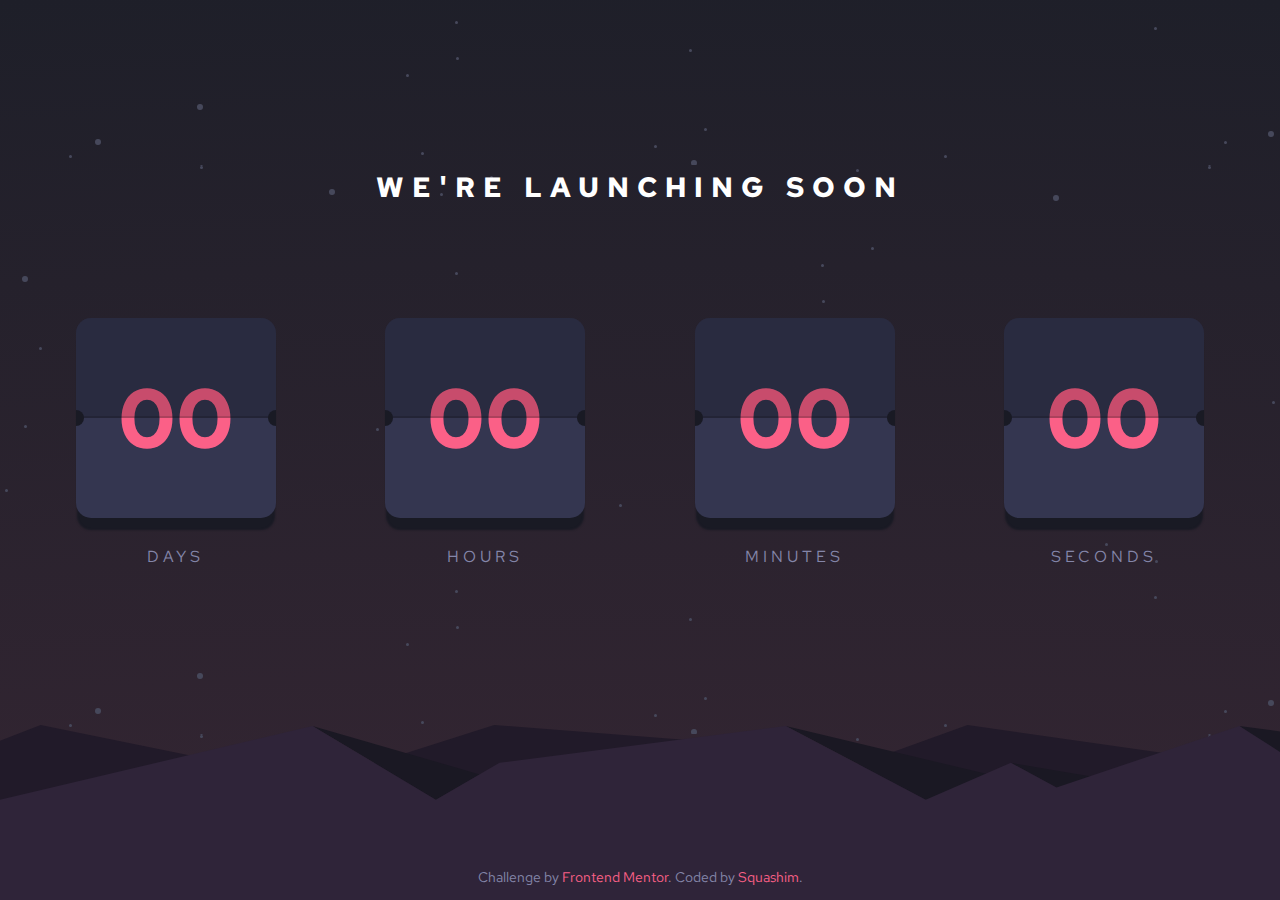
<file: countdown-timer/index.html>
<!DOCTYPE html>
<html lang="en">
	<head>
		<meta charset="UTF-8" />
		<meta name="viewport" content="width=device-width, initial-scale=1.0" />
		<link
			rel="icon"
			type="image/png"
			sizes="32x32"
			href="./images/favicon-32x32.png"
		/>
		<link rel="stylesheet" href="style.css" />
		<link
			rel="stylesheet"
			href="https://cdnjs.cloudflare.com/ajax/libs/font-awesome/6.2.1/css/all.min.css"
			integrity="sha512-MV7K8+y+gLIBoVD59lQIYicR65iaqukzvf/nwasF0nqhPay5w/9lJmVM2hMDcnK1OnMGCdVK+iQrJ7lzPJQd1w=="
			crossorigin="anonymous"
			referrerpolicy="no-referrer"
		/>
		<title>Frontend Mentor | Launch countdown timer</title>
	</head>
	<body>
		<div class="stars"></div>
		<div class="hills"></div>
		<main>
			<h1>We're launching soon</h1>
			<div class="timer">
				<div class="card-container">
					<div class="card">
						<span class="overlay flip"></span>
						<h2 class="content">00</h2>
					</div>
					<p class="name">days</p>
				</div>
				<div class="card-container">
					<div class="card">
						<span class="overlay"></span>
						<h2 class="content">00</h2>
					</div>
					<p class="name">hours</p>
				</div>
				<div class="card-container">
					<div class="card">
						<span class="overlay"></span>
						<h2 class="content">00</h2>
					</div>
					<p class="name">minutes</p>
				</div>
				<div class="card-container">
					<div class="card">
						<span class="overlay"></span>
						<h2 class="content">00</h2>
					</div>
					<p class="name">seconds</p>
				</div>
			</div>
			<div class="social">
				<a href="#"><i class="fa-brands fa-square-facebook"></i></a
				><a href="#"><i class="fa-brands fa-pinterest"></i></a
				><a href="#"><i class="fa-brands fa-instagram"></i></a>
			</div>
			<div class="attribution">
				Challenge by
				<a href="https://www.frontendmentor.io?ref=challenge" target="_blank"
					>Frontend Mentor</a
				>. Coded by <a href="#">Squashim</a>.
			</div>
		</main>
		<script src="./index.js"></script>
	</body>
</html>
</file>
<file: countdown-timer/style.css>
@import url("https://fonts.googleapis.com/css2?family=Red+Hat+Text:wght@700&display=swap");
:root {
	--primary-blue: #8486a9;
	--primary-red: #fb6087;
	--white: #ffffff;
	--blue-700: #343650;
	--blue-800: #1e1f29;
	--blue-900: #191a24;
}
*,
*::after,
*::before {
	margin: 0;
	padding: 0;
	box-sizing: border-box;
}
html {
	font-size: 14px;
	font-family: "Red Hat Text", sans-serif;
}
body {
	background: radial-gradient(
		circle at 50% 1000%,
		var(--primary-red),
		var(--blue-800)
	);
	width: 100%;
	min-height: 100vh;
	position: relative;
	overflow: hidden;
}
.hills {
	z-index: -1;
	width: 100%;
	height: 100%;
	position: absolute;
	background-image: url("./images/pattern-hills.svg");
	background-position: bottom;
	background-repeat: no-repeat;
	background-size: contain;
}
.stars {
	z-index: -1;
	width: 100%;
	height: 100%;
	position: absolute;
	background-image: url("./images/bg-stars.svg");
	background-position: center;
}
main {
	max-width: 1280px;
	min-height: 100vh;
	margin: 0 auto;
	display: flex;
	flex-direction: column;
	align-items: center;
	justify-content: center;
}
main h1 {
	color: var(--white);
	text-transform: uppercase;
	letter-spacing: 8px;
	margin-top: 12rem;
	text-align: center;
}
.timer {
	width: 100%;
	display: grid;
	grid-template-columns: repeat(auto-fit, minmax(40px, 1fr));
	padding: 8rem 3rem;
	gap: 3rem;
}
.timer .card-container {
	width: 100%;
}
.timer .card-container .name {
	text-transform: uppercase;
	padding: 2rem 0;
	letter-spacing: 4px;
	font-size: 16px;
	text-align: center;
	color: var(--primary-blue);
}
.timer .card-container .card {
	display: flex;
	align-items: center;
	justify-content: center;
	margin: 0 auto;
	padding: 1.5rem;
	aspect-ratio: 1;
	min-width: 90px;
	min-height: 90px;
	max-width: 200px;
	max-height: 200px;
	background-color: var(--blue-700);
	border-radius: 15px;
	position: relative;
	box-shadow: 0px 13px 2px -1px rgba(25, 26, 36, 1);
}
.timer .card-container .card .content {
	font-size: 6rem;
	color: var(--primary-red);
}
.timer .card-container .card .overlay {
	top: 0;
	z-index: 0;
	position: absolute;
	border-radius: 15px 15px 0 0;
	height: 50%;
	width: 100%;
	background-color: hsla(0, 0%, 0%, 0.2);
	border-bottom: 2px solid hsla(0, 0%, 0%, 0.15);
}

.card::after {
	content: "";
	top: 0;
	position: absolute;
	height: 16px;
	width: 8px;
	border-radius: 0 16px 16px 0;
	z-index: 1;
	left: 0;
	top: 50%;
	transform: translate(0, -50%);
	background-color: var(--blue-900);
}
.card::before {
	content: "";
	top: 0;
	position: absolute;
	height: 16px;
	width: 8px;
	border-radius: 16px 0 0 16px;
	z-index: 1;
	right: 0;
	top: 50%;
	transform: translate(0, -50%);
	background-color: var(--blue-900);
}
.social {
	display: flex;
	align-items: center;
	justify-content: center;
	margin-top: auto;
	gap: 2rem;
}
.social a {
	text-decoration: none;
	color: var(--primary-blue);
	cursor: pointer;
}
.social a i {
	font-size: 2rem;
	transition: ease 0.3s all;
}
.social a:hover i {
	color: var(--primary-red);
	transform: scale(1.2);
}
.attribution {
	font-size: 14px;
	text-align: center;
	margin-bottom: 1rem;
	margin-top: 3rem;
	color: var(--primary-blue);
}
.attribution a {
	text-decoration: none;
	color: var(--primary-red);
}

@media screen and (max-width: 768px) {
	html {
		font-size: 10px;
	}
	.timer .card-container .name {
		margin: 2rem auto;
		width: 100%;
		padding: 0;
		font-size: 10px;
	}
	.timer .card-container .card {
		max-width: 140px;
		max-height: 140px;
	}

	.timer .card-container .card .content {
		font-size: 4.4rem;
	}
	.timer {
		padding: 8rem 0;
		gap: 0.5rem;
		justify-content: center;
	}
	.social {
		gap: 3rem;
	}
	.social a i {
		font-size: 3rem;
	}
	.hills {
		background-size: 100% 15rem;
	}
}
</file>
